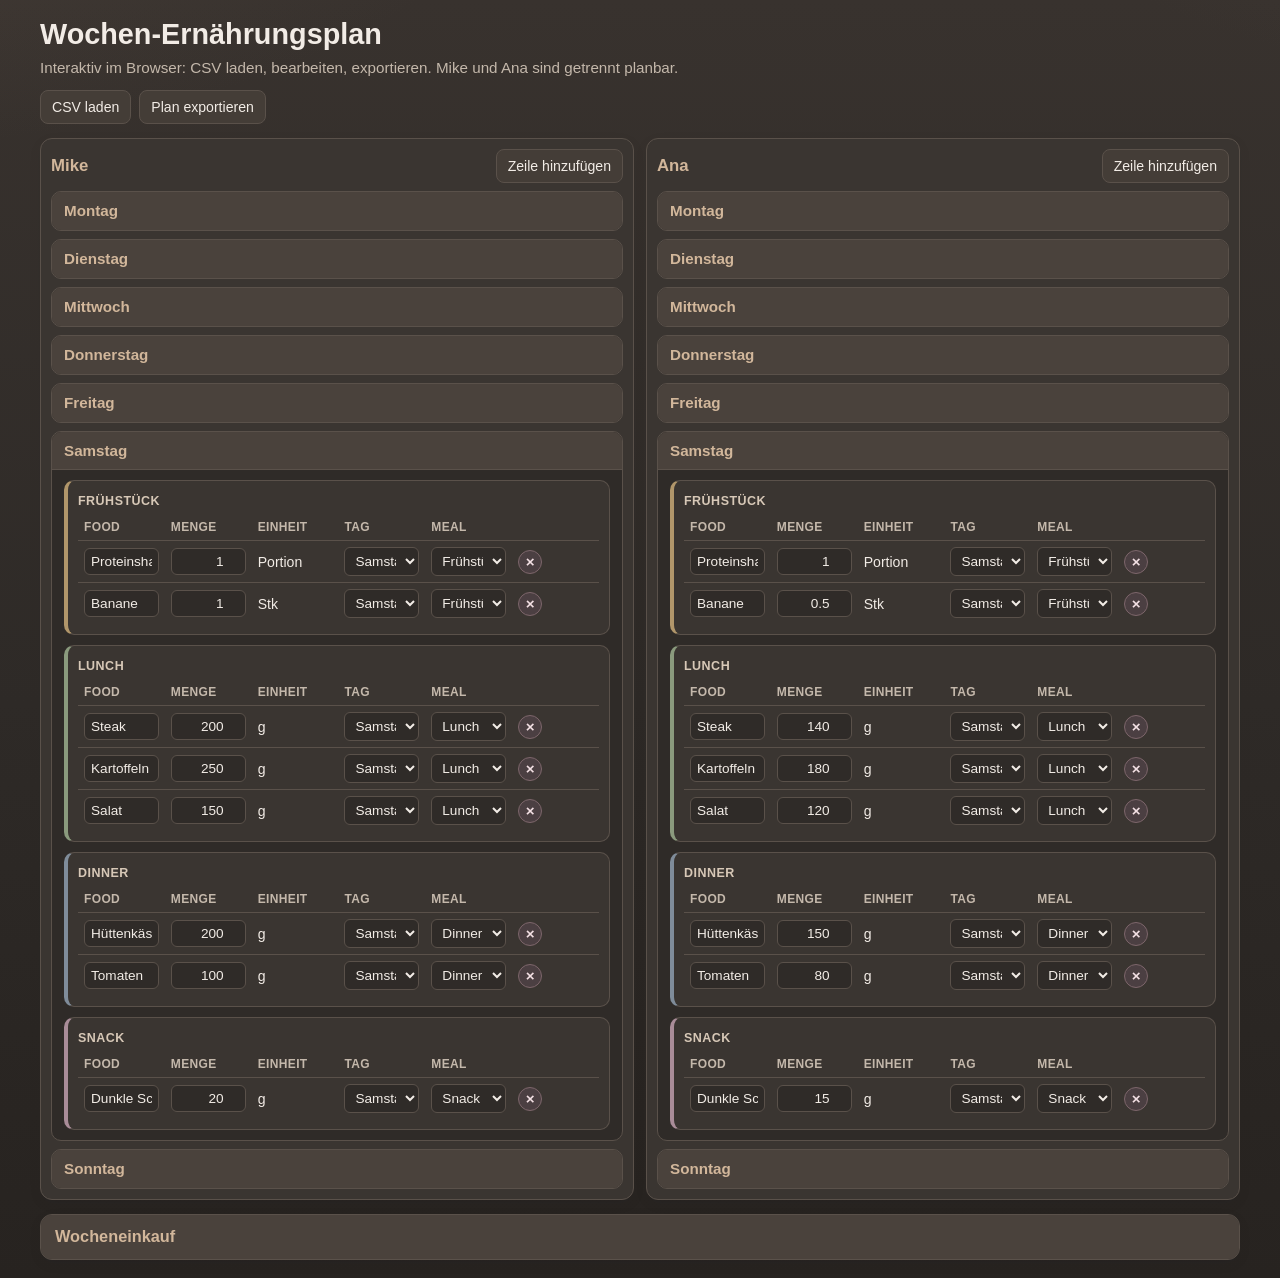
<file: index.html>
﻿<!doctype html>
<html lang="de">
<head>
  <meta charset="UTF-8">
  <meta name="viewport" content="width=device-width, initial-scale=1.0">
  <title>Meal Prep Plan</title>
  <link rel="stylesheet" href="style.css">
</head>
<body>
<div class="wrap">
    <h1>Wochen-Ernährungsplan</h1>
    <p class="hint">Interaktiv im Browser: CSV laden, bearbeiten, exportieren. Mike und Ana sind getrennt planbar.</p>

    <div class="topbar">
      <button id="load-csv-btn" class="btn" type="button">CSV laden</button>
      <button id="export-csv-btn" class="btn" type="button">Plan exportieren</button>
      <input id="csv-input" type="file" accept=".csv,text/csv" hidden>
    </div>

    <div id="mobile-person-switch" class="mobile-person-switch">
      <button type="button" class="btn person-switch-btn active" data-person-view="Mike">Mike</button>
      <button type="button" class="btn person-switch-btn" data-person-view="Ana">Ana</button>
      <button type="button" class="btn person-switch-btn" data-person-view="both">Beide</button>
    </div>

    <div class="people-grid">
      <section class="person-card" data-person-card="Mike">
        <div class="person-head">
          <h2 class="person-title">Mike</h2>
          <button class="btn" type="button" data-add-person="Mike">Zeile hinzufügen</button>
        </div>
        <div id="mike-plan" class="plan-stack"></div>
      </section>

      <section class="person-card" data-person-card="Ana">
        <div class="person-head">
          <h2 class="person-title">Ana</h2>
          <button class="btn" type="button" data-add-person="Ana">Zeile hinzufügen</button>
        </div>
        <div id="ana-plan" class="plan-stack"></div>
      </section>
    </div>

    <details class="shopping-details">
      <summary class="shopping-summary">Wocheneinkauf</summary>
      <div class="shopping-content">
        <div class="shopping-controls">
          <button type="button" class="btn filter-btn active" data-mode="both">Beide</button>
          <button type="button" class="btn filter-btn" data-mode="mike">Nur Mike</button>
          <button type="button" class="btn filter-btn" data-mode="ana">Nur Ana</button>
        </div>
        <div id="shopping-list"></div>
      </div>
    </details>
  </div>
  <script src="script.js"></script>
</body>
</html>
</file>
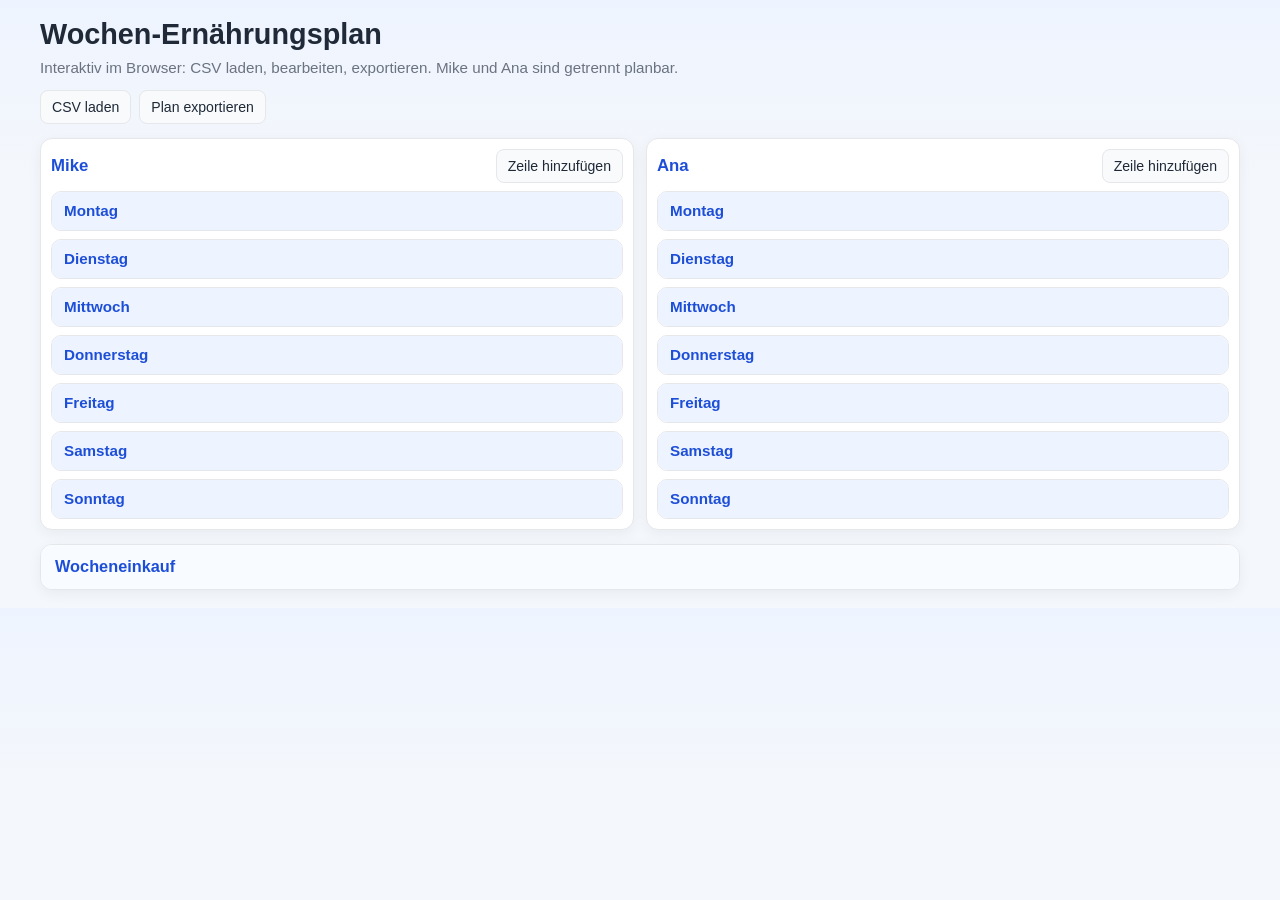
<file: LEGACY/meal_plan.html>
﻿<!doctype html>
<html lang="de">
<head>
  <meta charset="UTF-8">
  <meta name="viewport" content="width=device-width, initial-scale=1.0">
  <title>Meal Prep Plan</title>
  <style>
    :root {
      --bg: #f4f7fb;
      --card: #ffffff;
      --text: #1f2937;
      --muted: #6b7280;
      --line: #e5e7eb;
      --accent: #1d4ed8;
      --accent-soft: #eef4ff;
    }

    * {
      box-sizing: border-box;
    }

    body {
      margin: 0;
      padding: 18px;
      font-family: "Segoe UI", Arial, sans-serif;
      color: var(--text);
      background: linear-gradient(180deg, #eef4ff 0%, var(--bg) 30%, var(--bg) 100%);
    }

    .wrap {
      max-width: 1200px;
      margin: 0 auto;
    }

    h1 {
      margin: 0 0 8px 0;
      font-size: 1.8rem;
    }

    .hint {
      margin: 0 0 14px 0;
      color: var(--muted);
      font-size: 0.95rem;
    }

    .topbar {
      display: flex;
      flex-wrap: wrap;
      gap: 8px;
      margin-bottom: 14px;
    }

    .btn {
      border: 1px solid var(--line);
      background: #f8fafc;
      color: var(--text);
      border-radius: 8px;
      padding: 8px 11px;
      font-size: 0.88rem;
      cursor: pointer;
    }

    .btn:hover {
      background: #f1f5f9;
    }

    .people-grid {
      display: grid;
      grid-template-columns: repeat(auto-fit, minmax(320px, 1fr));
      gap: 12px;
    }

    .person-card {
      background: var(--card);
      border: 1px solid var(--line);
      border-radius: 12px;
      padding: 10px;
      box-shadow: 0 4px 14px rgba(15, 23, 42, 0.05);
    }

    .person-head {
      display: flex;
      justify-content: space-between;
      align-items: center;
      margin-bottom: 8px;
    }

    .person-title {
      margin: 0;
      font-size: 1.05rem;
      color: var(--accent);
    }

    .plan-stack {
      display: grid;
      gap: 8px;
    }

    .day-details {
      border: 1px solid var(--line);
      border-radius: 10px;
      overflow: hidden;
      background: #fff;
    }

    .day-summary {
      list-style: none;
      cursor: pointer;
      padding: 10px 12px;
      font-size: 0.95rem;
      font-weight: 600;
      color: var(--accent);
      background: var(--accent-soft);
      border-bottom: 1px solid transparent;
    }

    .day-summary::-webkit-details-marker {
      display: none;
    }

    .day-details[open] .day-summary {
      border-bottom-color: var(--line);
    }

    .day-content {
      padding: 10px 12px;
    }

    .meal {
      margin-bottom: 10px;
      padding-bottom: 10px;
      border-bottom: 1px dashed var(--line);
    }

    .meal:last-child {
      margin-bottom: 0;
      padding-bottom: 0;
      border-bottom: 0;
    }

    .meal-name {
      display: inline-block;
      font-size: 0.78rem;
      text-transform: uppercase;
      letter-spacing: 0.04em;
      color: var(--muted);
      margin-bottom: 6px;
    }

    .meal-table,
    .shopping-table {
      width: 100%;
      border-collapse: collapse;
      table-layout: fixed;
      font-size: 0.88rem;
    }

    .meal-table th,
    .meal-table td,
    .shopping-table th,
    .shopping-table td {
      text-align: left;
      padding: 6px 6px;
      border-bottom: 1px solid var(--line);
      vertical-align: middle;
    }

    .meal-table th,
    .shopping-table th {
      font-size: 0.75rem;
      text-transform: uppercase;
      letter-spacing: 0.03em;
      color: var(--muted);
      font-weight: 600;
    }

    .meal-table tr:last-child td,
    .shopping-table tr:last-child td {
      border-bottom: 0;
    }

    .cell-input,
    .cell-select {
      width: 100%;
      border: 1px solid var(--line);
      border-radius: 6px;
      padding: 5px 6px;
      font-size: 0.85rem;
      background: #fff;
      color: var(--text);
    }

    .cell-num {
      text-align: right;
    }

    .mini-btn {
      border: 1px solid #fbcfe8;
      background: #fff1f2;
      color: #9f1239;
      border-radius: 6px;
      padding: 4px 7px;
      font-size: 0.78rem;
      cursor: pointer;
    }

    .shopping-details {
      margin-top: 14px;
      background: var(--card);
      border: 1px solid var(--line);
      border-radius: 12px;
      box-shadow: 0 4px 14px rgba(15, 23, 42, 0.05);
      overflow: hidden;
    }

    .shopping-summary {
      list-style: none;
      cursor: pointer;
      padding: 12px 14px;
      font-size: 1.02rem;
      font-weight: 600;
      color: var(--accent);
      background: #f8fbff;
      border-bottom: 1px solid transparent;
    }

    .shopping-summary::-webkit-details-marker {
      display: none;
    }

    .shopping-details[open] .shopping-summary {
      border-bottom-color: var(--line);
    }

    .shopping-content {
      padding: 12px 14px;
    }

    .shopping-controls {
      display: flex;
      gap: 8px;
      margin-bottom: 10px;
      flex-wrap: wrap;
    }

    .filter-btn.active {
      background: #e7efff;
      border-color: #bfd3ff;
      color: #1e40af;
      font-weight: 600;
    }

    .muted {
      color: var(--muted);
      font-size: 0.84rem;
    }

    @media (max-width: 700px) {
      body {
        padding: 12px;
      }

      .meal-table,
      .shopping-table {
        font-size: 0.84rem;
      }
    }
  </style>
</head>
<body>
  <div class="wrap">
    <h1>Wochen-Ernährungsplan</h1>
    <p class="hint">Interaktiv im Browser: CSV laden, bearbeiten, exportieren. Mike und Ana sind getrennt planbar.</p>

    <div class="topbar">
      <button id="load-csv-btn" class="btn" type="button">CSV laden</button>
      <button id="export-csv-btn" class="btn" type="button">Plan exportieren</button>
      <input id="csv-input" type="file" accept=".csv,text/csv" hidden>
    </div>

    <div class="people-grid">
      <section class="person-card">
        <div class="person-head">
          <h2 class="person-title">Mike</h2>
          <button class="btn" type="button" data-add-person="Mike">Zeile hinzufügen</button>
        </div>
        <div id="mike-plan" class="plan-stack"></div>
      </section>

      <section class="person-card">
        <div class="person-head">
          <h2 class="person-title">Ana</h2>
          <button class="btn" type="button" data-add-person="Ana">Zeile hinzufügen</button>
        </div>
        <div id="ana-plan" class="plan-stack"></div>
      </section>
    </div>

    <details class="shopping-details">
      <summary class="shopping-summary">Wocheneinkauf</summary>
      <div class="shopping-content">
        <div class="shopping-controls">
          <button type="button" class="btn filter-btn active" data-mode="both">Beide</button>
          <button type="button" class="btn filter-btn" data-mode="mike">Nur Mike</button>
          <button type="button" class="btn filter-btn" data-mode="ana">Nur Ana</button>
        </div>
        <div id="shopping-list"></div>
      </div>
    </details>
  </div>

  <script>
    const dayOrder = ["Monday", "Tuesday", "Wednesday", "Thursday", "Friday", "Saturday", "Sunday"];
    const mealOrder = ["Breakfast", "Lunch", "Dinner", "Snack"];

    const dayLabel = {
      Monday: "Montag",
      Tuesday: "Dienstag",
      Wednesday: "Mittwoch",
      Thursday: "Donnerstag",
      Friday: "Freitag",
      Saturday: "Samstag",
      Sunday: "Sonntag"
    };

    const mealLabel = {
      Breakfast: "Frühstück",
      Lunch: "Lunch",
      Dinner: "Dinner",
      Snack: "Snack"
    };

    const unitByFood = {
      "Eier": "Stk",
      "Ei": "Stk",
      "Omelette Eier": "Stk",
      "Apfel": "Stk",
      "Banane": "Stk",
      "Proteinshake": "Portion",
      "Vollkornbrot": "Scheibe"
    };

    const baseRows = [
      { day: "Monday", meal: "Breakfast", food: "Skyr", mikeAmount: 250, anaAmount: 180.0 },
      { day: "Monday", meal: "Breakfast", food: "Beeren", mikeAmount: 50, anaAmount: 40.0 },
      { day: "Monday", meal: "Breakfast", food: "Nüsse", mikeAmount: 15, anaAmount: 10.0 },
      { day: "Monday", meal: "Lunch", food: "Hähnchen", mikeAmount: 200, anaAmount: 140.0 },
      { day: "Monday", meal: "Lunch", food: "Reis", mikeAmount: 180, anaAmount: 120.0 },
      { day: "Monday", meal: "Lunch", food: "Brokkoli", mikeAmount: 150, anaAmount: 120.0 },
      { day: "Monday", meal: "Dinner", food: "Eier", mikeAmount: 3, anaAmount: 2.0 },
      { day: "Monday", meal: "Dinner", food: "Spinat", mikeAmount: 100, anaAmount: 80.0 },
      { day: "Monday", meal: "Snack", food: "Apfel", mikeAmount: 1, anaAmount: 1.0 },
      { day: "Monday", meal: "Snack", food: "Proteinshake", mikeAmount: 1, anaAmount: 1.0 },
      { day: "Tuesday", meal: "Breakfast", food: "Proteinshake", mikeAmount: 1, anaAmount: 1.0 },
      { day: "Tuesday", meal: "Breakfast", food: "Banane", mikeAmount: 1, anaAmount: 0.5 },
      { day: "Tuesday", meal: "Lunch", food: "Lachs", mikeAmount: 180, anaAmount: 130.0 },
      { day: "Tuesday", meal: "Lunch", food: "Kartoffeln", mikeAmount: 250, anaAmount: 180.0 },
      { day: "Tuesday", meal: "Lunch", food: "Spargel", mikeAmount: 150, anaAmount: 120.0 },
      { day: "Tuesday", meal: "Dinner", food: "Hüttenkäse", mikeAmount: 200, anaAmount: 150.0 },
      { day: "Tuesday", meal: "Dinner", food: "Avocado", mikeAmount: 100, anaAmount: 70.0 },
      { day: "Tuesday", meal: "Snack", food: "Mandeln", mikeAmount: 20, anaAmount: 15.0 },
      { day: "Wednesday", meal: "Breakfast", food: "Skyr", mikeAmount: 250, anaAmount: 180.0 },
      { day: "Wednesday", meal: "Breakfast", food: "Beeren", mikeAmount: 50, anaAmount: 40.0 },
      { day: "Wednesday", meal: "Lunch", food: "Rind", mikeAmount: 180, anaAmount: 130.0 },
      { day: "Wednesday", meal: "Lunch", food: "Quinoa", mikeAmount: 150, anaAmount: 100.0 },
      { day: "Wednesday", meal: "Lunch", food: "Gemüse", mikeAmount: 150, anaAmount: 120.0 },
      { day: "Wednesday", meal: "Dinner", food: "Thunfisch", mikeAmount: 150, anaAmount: 120.0 },
      { day: "Wednesday", meal: "Dinner", food: "Ei", mikeAmount: 1, anaAmount: 1.0 },
      { day: "Wednesday", meal: "Snack", food: "Proteinshake", mikeAmount: 1, anaAmount: 1.0 },
      { day: "Thursday", meal: "Breakfast", food: "Omelette Eier", mikeAmount: 3, anaAmount: 2.0 },
      { day: "Thursday", meal: "Breakfast", food: "Vollkornbrot", mikeAmount: 1, anaAmount: 0.5 },
      { day: "Thursday", meal: "Lunch", food: "Hähnchen", mikeAmount: 200, anaAmount: 140.0 },
      { day: "Thursday", meal: "Lunch", food: "Reis", mikeAmount: 180, anaAmount: 120.0 },
      { day: "Thursday", meal: "Lunch", food: "Gemüse", mikeAmount: 150, anaAmount: 120.0 },
      { day: "Thursday", meal: "Dinner", food: "Skyr", mikeAmount: 250, anaAmount: 180.0 },
      { day: "Thursday", meal: "Dinner", food: "Beeren", mikeAmount: 50, anaAmount: 40.0 },
      { day: "Thursday", meal: "Snack", food: "Apfel", mikeAmount: 1, anaAmount: 1.0 },
      { day: "Friday", meal: "Breakfast", food: "Skyr", mikeAmount: 250, anaAmount: 180.0 },
      { day: "Friday", meal: "Breakfast", food: "Beeren", mikeAmount: 50, anaAmount: 40.0 },
      { day: "Friday", meal: "Breakfast", food: "Nüsse", mikeAmount: 15, anaAmount: 10.0 },
      { day: "Friday", meal: "Lunch", food: "Lachs", mikeAmount: 180, anaAmount: 130.0 },
      { day: "Friday", meal: "Lunch", food: "Reis", mikeAmount: 180, anaAmount: 120.0 },
      { day: "Friday", meal: "Lunch", food: "Avocado", mikeAmount: 80, anaAmount: 60.0 },
      { day: "Friday", meal: "Dinner", food: "Omelette Eier", mikeAmount: 3, anaAmount: 2.0 },
      { day: "Friday", meal: "Snack", food: "Proteinshake", mikeAmount: 1, anaAmount: 1.0 },
      { day: "Saturday", meal: "Breakfast", food: "Proteinshake", mikeAmount: 1, anaAmount: 1.0 },
      { day: "Saturday", meal: "Breakfast", food: "Banane", mikeAmount: 1, anaAmount: 0.5 },
      { day: "Saturday", meal: "Lunch", food: "Steak", mikeAmount: 200, anaAmount: 140.0 },
      { day: "Saturday", meal: "Lunch", food: "Kartoffeln", mikeAmount: 250, anaAmount: 180.0 },
      { day: "Saturday", meal: "Lunch", food: "Salat", mikeAmount: 150, anaAmount: 120.0 },
      { day: "Saturday", meal: "Dinner", food: "Hüttenkäse", mikeAmount: 200, anaAmount: 150.0 },
      { day: "Saturday", meal: "Dinner", food: "Tomaten", mikeAmount: 100, anaAmount: 80.0 },
      { day: "Saturday", meal: "Snack", food: "Dunkle Schokolade", mikeAmount: 20, anaAmount: 15.0 },
      { day: "Sunday", meal: "Breakfast", food: "Skyr", mikeAmount: 250, anaAmount: 180.0 },
      { day: "Sunday", meal: "Breakfast", food: "Beeren", mikeAmount: 50, anaAmount: 40.0 },
      { day: "Sunday", meal: "Breakfast", food: "Nüsse", mikeAmount: 15, anaAmount: 10.0 },
      { day: "Sunday", meal: "Lunch", food: "Hähnchen", mikeAmount: 200, anaAmount: 140.0 },
      { day: "Sunday", meal: "Lunch", food: "Quinoa", mikeAmount: 150, anaAmount: 100.0 },
      { day: "Sunday", meal: "Lunch", food: "Ofengemüse", mikeAmount: 150, anaAmount: 120.0 },
      { day: "Sunday", meal: "Dinner", food: "Thunfisch", mikeAmount: 150, anaAmount: 120.0 },
      { day: "Sunday", meal: "Snack", food: "Proteinshake", mikeAmount: 1, anaAmount: 1.0 }
    ];

    const toNumber = (value) => {
      const n = Number(value);
      if (Number.isNaN(n)) return value;
      return Number.isInteger(n) ? n.toString() : n.toFixed(1);
    };

    const getUnit = (food) => unitByFood[food] || "g";

    let idCounter = 1;
    let activeShoppingMode = "both";
    let entries = createEntriesFromCombined(baseRows);
    const openDayState = { Mike: new Set(), Ana: new Set() };

    function nextId() {
      const id = `e-${idCounter}`;
      idCounter += 1;
      return id;
    }

    function createEntriesFromCombined(rows) {
      const out = [];
      rows.forEach((row) => {
        out.push({ id: nextId(), person: "Mike", day: row.day, meal: row.meal, food: row.food, amount: Number(row.mikeAmount) || 0 });
        out.push({ id: nextId(), person: "Ana", day: row.day, meal: row.meal, food: row.food, amount: Number(row.anaAmount) || 0 });
      });
      return out;
    }

    function escapeHtml(value) {
      return String(value)
        .replace(/&/g, "&amp;")
        .replace(/</g, "&lt;")
        .replace(/>/g, "&gt;")
        .replace(/\"/g, "&quot;")
        .replace(/'/g, "&#39;");
    }

    function optionList(items, selected, labelMap = {}) {
      return items
        .map((item) => `<option value="${item}" ${item === selected ? "selected" : ""}>${labelMap[item] || item}</option>`)
        .join("");
    }

    function captureOpenState() {
      [
        { person: "Mike", id: "mike-plan" },
        { person: "Ana", id: "ana-plan" }
      ].forEach(({ person, id }) => {
        const host = document.getElementById(id);
        if (!host) return;
        openDayState[person].clear();
        host.querySelectorAll(".day-details").forEach((details) => {
          const day = details.getAttribute("data-day");
          if (details.open && day) openDayState[person].add(day);
        });
      });
    }

    function renderAll() {
      captureOpenState();
      renderPersonPlan("Mike", "mike-plan");
      renderPersonPlan("Ana", "ana-plan");
      renderShoppingTable(activeShoppingMode);
    }

    function renderPersonPlan(person, targetId) {
      const container = document.getElementById(targetId);
      const personRows = entries.filter((row) => row.person === person);
      const dayBlocks = dayOrder
        .map((day) => {
          const mealBlocks = mealOrder
            .map((meal) => {
              const items = personRows.filter((row) => row.day === day && row.meal === meal);
              if (items.length === 0) return "";
              const body = items
                .map((item) => {
                  return `<tr>
                    <td style="width: 33%;"><input class="cell-input" data-id="${item.id}" data-field="food" value="${escapeHtml(item.food)}"></td>
                    <td style="width: 14%;"><input class="cell-input cell-num" data-id="${item.id}" data-field="amount" type="number" step="0.1" min="0" value="${toNumber(item.amount)}"></td>
                    <td style="width: 12%;">${getUnit(item.food)}</td>
                    <td style="width: 18%;"><select class="cell-select" data-id="${item.id}" data-field="day">${optionList(dayOrder, item.day, dayLabel)}</select></td>
                    <td style="width: 18%;"><select class="cell-select" data-id="${item.id}" data-field="meal">${optionList(mealOrder, item.meal, mealLabel)}</select></td>
                    <td style="width: 5%;"><button class="mini-btn" type="button" data-delete-id="${item.id}">x</button></td>
                  </tr>`;
                })
                .join("");

              return `<div class="meal">
                <span class="meal-name">${mealLabel[meal] || meal}</span>
                <table class="meal-table">
                  <thead><tr><th>Food</th><th>Menge</th><th>Unit</th><th>Tag</th><th>Meal</th><th></th></tr></thead>
                  <tbody>${body}</tbody>
                </table>
              </div>`;
            })
            .join("");

          return `<details class="day-details" data-day="${day}" ${openDayState[person].has(day) ? "open" : ""}>
            <summary class="day-summary">${dayLabel[day] || day}</summary>
            <div class="day-content">${mealBlocks || `<p class="muted">Keine Einträge.</p>`}</div>
          </details>`;
        })
        .join("");

      container.innerHTML = dayBlocks;
    }

    function renderShoppingTable(mode) {
      const target = document.getElementById("shopping-list");
      const selectedPeople = mode === "both" ? ["Mike", "Ana"] : [mode === "mike" ? "Mike" : "Ana"];
      const bucket = {};

      entries
        .filter((row) => selectedPeople.includes(row.person))
        .forEach((row) => {
          const unit = getUnit(row.food);
          const key = `${row.food}__${unit}`;
          if (!bucket[key]) {
            bucket[key] = { food: row.food, unit, mike: 0, ana: 0 };
          }
          if (row.person === "Mike") bucket[key].mike += Number(row.amount) || 0;
          if (row.person === "Ana") bucket[key].ana += Number(row.amount) || 0;
        });

      const list = Object.values(bucket).sort((a, b) => a.food.localeCompare(b.food, "de"));
      const showMike = mode === "both" || mode === "mike";
      const showAna = mode === "both" || mode === "ana";
      const showTotal = mode === "both";

      const head = [
        "<th style=\"width:36%;\">Lebensmittel</th>",
        showMike ? "<th style=\"width:18%;\">Mike</th>" : "",
        showAna ? "<th style=\"width:18%;\">Ana</th>" : "",
        showTotal ? "<th style=\"width:18%;\">Gesamt</th>" : "",
        "<th style=\"width:10%;\">Einheit</th>"
      ].join("");

      const body = list
        .map((item) => {
          const total = item.mike + item.ana;
          return `<tr>
            <td>${escapeHtml(item.food)}</td>
            ${showMike ? `<td>${toNumber(item.mike)}</td>` : ""}
            ${showAna ? `<td>${toNumber(item.ana)}</td>` : ""}
            ${showTotal ? `<td>${toNumber(total)}</td>` : ""}
            <td>${item.unit}</td>
          </tr>`;
        })
        .join("");

      target.innerHTML = `<table class="shopping-table"><thead><tr>${head}</tr></thead><tbody>${body}</tbody></table>`;
    }

    function parseCsv(text) {
      const rows = [];
      let row = [];
      let cell = "";
      let inQuotes = false;

      for (let i = 0; i < text.length; i += 1) {
        const ch = text[i];
        const next = text[i + 1];

        if (ch === '"') {
          if (inQuotes && next === '"') {
            cell += '"';
            i += 1;
          } else {
            inQuotes = !inQuotes;
          }
        } else if (ch === "," && !inQuotes) {
          row.push(cell);
          cell = "";
        } else if ((ch === "\n" || ch === "\r") && !inQuotes) {
          if (ch === "\r" && next === "\n") i += 1;
          row.push(cell);
          if (row.some((c) => c !== "")) rows.push(row);
          row = [];
          cell = "";
        } else {
          cell += ch;
        }
      }

      if (cell.length > 0 || row.length > 0) {
        row.push(cell);
        if (row.some((c) => c !== "")) rows.push(row);
      }

      return rows;
    }

    function fromImportedCsv(text) {
      const parsed = parseCsv(text.trim());
      if (parsed.length < 2) throw new Error("CSV ist leer oder unvollständig.");

      const headers = parsed[0].map((h) => h.trim().toLowerCase());
      const dataRows = parsed.slice(1);
      const index = (key) => headers.indexOf(key);

      const isPersonFormat = ["person", "day", "meal", "food", "amount"].every((k) => index(k) >= 0);
      const isCombinedFormat = ["day", "meal", "food"].every((k) => index(k) >= 0)
        && index("mike_amount") >= 0
        && (index("ana_amount") >= 0 || index("girlfriend_amount") >= 0);

      const imported = [];

      if (isPersonFormat) {
        dataRows.forEach((r) => {
          const personRaw = (r[index("person")] || "").trim();
          const person = personRaw.toLowerCase() === "ana" ? "Ana" : "Mike";
          const day = normalizeDay((r[index("day")] || "").trim());
          const meal = normalizeMeal((r[index("meal")] || "").trim());
          const food = (r[index("food")] || "").trim();
          const amount = Number((r[index("amount")] || "0").replace(",", "."));
          if (!food) return;
          imported.push({ id: nextId(), person, day, meal, food, amount: Number.isFinite(amount) ? amount : 0 });
        });
      } else if (isCombinedFormat) {
        const anaIx = index("ana_amount") >= 0 ? index("ana_amount") : index("girlfriend_amount");
        dataRows.forEach((r) => {
          const day = normalizeDay((r[index("day")] || "").trim());
          const meal = normalizeMeal((r[index("meal")] || "").trim());
          const food = (r[index("food")] || "").trim();
          const mikeAmount = Number((r[index("mike_amount")] || "0").replace(",", "."));
          const anaAmount = Number((r[anaIx] || "0").replace(",", "."));
          if (!food) return;
          imported.push({ id: nextId(), person: "Mike", day, meal, food, amount: Number.isFinite(mikeAmount) ? mikeAmount : 0 });
          imported.push({ id: nextId(), person: "Ana", day, meal, food, amount: Number.isFinite(anaAmount) ? anaAmount : 0 });
        });
      } else {
        throw new Error("CSV-Format nicht erkannt. Nutze Person/Day/Meal/Food/Amount oder Day/Meal/Food/Mike_amount/Ana_amount.");
      }

      if (imported.length === 0) throw new Error("Keine gültigen Datensätze in CSV gefunden.");
      return imported;
    }

    function normalizeDay(day) {
      if (dayOrder.includes(day)) return day;
      const map = {
        montag: "Monday",
        dienstag: "Tuesday",
        mittwoch: "Wednesday",
        donnerstag: "Thursday",
        freitag: "Friday",
        samstag: "Saturday",
        sonntag: "Sunday"
      };
      return map[day.toLowerCase()] || "Monday";
    }

    function normalizeMeal(meal) {
      if (mealOrder.includes(meal)) return meal;
      const map = {
        fruehstueck: "Breakfast",
        frühstück: "Breakfast",
        lunch: "Lunch",
        dinner: "Dinner",
        snack: "Snack"
      };
      return map[meal.toLowerCase()] || "Breakfast";
    }

    function csvEscape(value) {
      const s = String(value ?? "");
      if (s.includes('"') || s.includes(",") || s.includes("\n")) {
        return '"' + s.replace(/"/g, '""') + '"';
      }
      return s;
    }

    function exportCurrentPlanCsv() {
      const lines = ["Person,Day,Meal,Food,Amount"];
      entries.forEach((row) => {
        lines.push([
          csvEscape(row.person),
          csvEscape(row.day),
          csvEscape(row.meal),
          csvEscape(row.food),
          csvEscape(toNumber(row.amount))
        ].join(","));
      });

      const blob = new Blob(["\ufeff" + lines.join("\n")], { type: "text/csv;charset=utf-8" });
      const link = document.createElement("a");
      link.href = URL.createObjectURL(blob);
      link.download = "meal_plan_interactive.csv";
      document.body.appendChild(link);
      link.click();
      document.body.removeChild(link);
      URL.revokeObjectURL(link.href);
    }

    function bindEvents() {
      const mikePlan = document.getElementById("mike-plan");
      const anaPlan = document.getElementById("ana-plan");

      [mikePlan, anaPlan].forEach((container) => {
        container.addEventListener("input", handlePlanFieldUpdate);
        container.addEventListener("change", handlePlanFieldUpdate);
        container.addEventListener("click", (event) => {
          const deleteId = event.target.getAttribute("data-delete-id");
          if (!deleteId) return;
          entries = entries.filter((row) => row.id !== deleteId);
          renderAll();
        });
      });

      document.querySelectorAll("[data-add-person]").forEach((btn) => {
        btn.addEventListener("click", () => {
          const person = btn.getAttribute("data-add-person");
          entries.push({ id: nextId(), person, day: "Monday", meal: "Breakfast", food: "", amount: 0 });
          renderAll();
        });
      });

      const csvInput = document.getElementById("csv-input");
      document.getElementById("load-csv-btn").addEventListener("click", () => csvInput.click());

      csvInput.addEventListener("change", (event) => {
        const file = event.target.files && event.target.files[0];
        if (!file) return;
        const reader = new FileReader();
        reader.onload = () => {
          try {
            entries = fromImportedCsv(String(reader.result || ""));
            renderAll();
          } catch (err) {
            alert(err.message || "CSV konnte nicht geladen werden.");
          }
        };
        reader.readAsText(file, "utf-8");
        csvInput.value = "";
      });

      document.getElementById("export-csv-btn").addEventListener("click", exportCurrentPlanCsv);

      const filterButtons = document.querySelectorAll(".filter-btn");
      filterButtons.forEach((btn) => {
        btn.addEventListener("click", () => {
          filterButtons.forEach((el) => el.classList.remove("active"));
          btn.classList.add("active");
          activeShoppingMode = btn.getAttribute("data-mode") || "both";
          renderShoppingTable(activeShoppingMode);
        });
      });
    }

    function handlePlanFieldUpdate(event) {
      const id = event.target.getAttribute("data-id");
      const field = event.target.getAttribute("data-field");
      if (!id || !field) return;

      const idx = entries.findIndex((row) => row.id === id);
      if (idx < 0) return;

      if (field === "amount") {
        const n = Number(String(event.target.value).replace(",", "."));
        entries[idx].amount = Number.isFinite(n) ? n : 0;
      } else {
        entries[idx][field] = event.target.value;
      }

      if (field === "day" || field === "meal") {
        renderAll();
      } else if (field === "food" || field === "amount") {
        renderShoppingTable(activeShoppingMode);
      }
    }

    bindEvents();
    renderAll();
  </script>
</body>
</html>
</file>
<file: style.css>
﻿:root {
      --bg: #2e2a27;
      --card: #3a3531;
      --text: #f2ece6;
      --muted: #c4b8ab;
      --line: #5a514a;
      --accent: #d2b79b;
      --accent-soft: #4a423c;
    }

    * {
      box-sizing: border-box;
    }

    body {
      margin: 0;
      padding: 18px;
      font-family: "Segoe UI", Arial, sans-serif;
      color: var(--text);
      background:
        radial-gradient(1200px 620px at -15% -20%, rgba(110, 96, 84, 0.28) 0%, transparent 66%),
        radial-gradient(980px 520px at 120% -18%, rgba(92, 82, 73, 0.22) 0%, transparent 60%),
        linear-gradient(180deg, #38322e 0%, var(--bg) 55%, #272320 100%);
    }

    .wrap {
      max-width: 1200px;
      margin: 0 auto;
    }

    h1 {
      margin: 0 0 8px 0;
      font-size: 1.8rem;
    }

    .hint {
      margin: 0 0 14px 0;
      color: var(--muted);
      font-size: 0.95rem;
    }

    .topbar {
      display: flex;
      flex-wrap: wrap;
      gap: 8px;
      margin-bottom: 14px;
    }

    .btn {
      border: 1px solid var(--line);
      background: #443d37;
      color: var(--text);
      border-radius: 8px;
      padding: 8px 11px;
      font-size: 0.88rem;
      cursor: pointer;
    }

    .btn:hover {
      background: #4e463f;
    }

    .people-grid {
      display: grid;
      grid-template-columns: repeat(auto-fit, minmax(320px, 1fr));
      gap: 12px;
    }

    .mobile-person-switch {
      display: none;
    }

    .person-switch-btn.active {
      background: #5a4f45;
      border-color: #8d7a68;
      color: #f3e7da;
      font-weight: 600;
    }

    .person-card {
      background: var(--card);
      border: 1px solid var(--line);
      border-radius: 12px;
      padding: 10px;
      box-shadow: 0 4px 14px rgba(15, 23, 42, 0.05);
    }

    .person-head {
      display: flex;
      justify-content: space-between;
      align-items: center;
      margin-bottom: 8px;
    }

    .person-title {
      margin: 0;
      font-size: 1.05rem;
      color: var(--accent);
    }

    .plan-stack {
      display: grid;
      gap: 8px;
    }

    .day-details {
      border: 1px solid var(--line);
      border-radius: 10px;
      overflow: hidden;
      background: #2f2b28;
    }

    .day-summary {
      list-style: none;
      cursor: pointer;
      padding: 10px 12px;
      font-size: 0.95rem;
      font-weight: 600;
      color: var(--accent);
      background: var(--accent-soft);
      border-bottom: 1px solid transparent;
    }

    .day-summary::-webkit-details-marker {
      display: none;
    }

    .day-details[open] .day-summary {
      border-bottom-color: var(--line);
    }

    .day-content {
      padding: 10px 12px;
    }

    .meal {
      margin-bottom: 10px;
      padding: 10px;
      border: 1px solid var(--line);
      border-left: 4px solid transparent;
      border-radius: 10px;
      background: var(--card);
    }

    .meal:last-child {
      margin-bottom: 0;
    }

    .meal-name {
      display: inline-block;
      font-size: 0.78rem;
      text-transform: uppercase;
      letter-spacing: 0.04em;
      color: #d7c8b7;
      margin-bottom: 6px;
      font-weight: 700;
    }

    .meal-breakfast {
      border-left-color: #b1966a;
      background: var(--card);
    }

    .meal-lunch {
      border-left-color: #8a9a7d;
      background: var(--card);
    }

    .meal-dinner {
      border-left-color: #7f8c9a;
      background: var(--card);
    }

    .meal-snack {
      border-left-color: #a98c98;
      background: var(--card);
    }

    .meal-table,
    .shopping-table {
      width: 100%;
      border-collapse: collapse;
      table-layout: fixed;
      font-size: 0.88rem;
    }

    .shopping-table-wrap {
      overflow-x: auto;
      -webkit-overflow-scrolling: touch;
    }

    .meal-table th,
    .meal-table td,
    .shopping-table th,
    .shopping-table td {
      text-align: left;
      padding: 6px 6px;
      border-bottom: 1px solid var(--line);
      vertical-align: middle;
    }

    .meal-table th,
    .shopping-table th {
      font-size: 0.75rem;
      text-transform: uppercase;
      letter-spacing: 0.03em;
      color: var(--muted);
      font-weight: 600;
    }

    .meal-table tr:last-child td,
    .shopping-table tr:last-child td {
      border-bottom: 0;
    }

    .cell-input,
    .cell-select {
      width: 100%;
      border: 1px solid var(--line);
      border-radius: 6px;
      padding: 5px 6px;
      font-size: 0.85rem;
      background: #2f2b28;
      color: var(--text);
    }

    .cell-num {
      text-align: right;
    }

    .mini-btn {
      border: 1px solid #7d666b;
      background: #4b3f42;
      color: #f2dfe3;
      border-radius: 6px;
      padding: 4px 7px;
      font-size: 0.78rem;
      cursor: pointer;
    }

    .mini-btn-icon {
      width: 24px;
      height: 24px;
      padding: 0;
      border-radius: 999px;
      line-height: 1;
      display: inline-flex;
      align-items: center;
      justify-content: center;
      font-size: 0.95rem;
      font-weight: 700;
    }

    .shopping-details {
      margin-top: 14px;
      background: var(--card);
      border: 1px solid var(--line);
      border-radius: 12px;
      box-shadow: 0 4px 14px rgba(15, 23, 42, 0.05);
      overflow: hidden;
    }

    .shopping-summary {
      list-style: none;
      cursor: pointer;
      padding: 12px 14px;
      font-size: 1.02rem;
      font-weight: 600;
      color: var(--accent);
      background: #4a423c;
      border-bottom: 1px solid transparent;
    }

    .shopping-summary::-webkit-details-marker {
      display: none;
    }

    .shopping-details[open] .shopping-summary {
      border-bottom-color: var(--line);
    }

    .shopping-content {
      padding: 12px 14px;
    }

    .shopping-controls {
      display: flex;
      gap: 8px;
      margin-bottom: 10px;
      flex-wrap: wrap;
    }

    .filter-btn.active {
      background: #5a4f45;
      border-color: #8d7a68;
      color: #f3e7da;
      font-weight: 600;
    }

    .muted {
      color: var(--muted);
      font-size: 0.84rem;
    }

    @media (max-width: 700px) {
      body {
        padding: 12px;
      }

      .mobile-person-switch {
        display: grid;
        grid-template-columns: 1fr 1fr 1fr;
        gap: 6px;
        position: sticky;
        top: 8px;
        z-index: 25;
        margin-bottom: 10px;
        padding: 6px;
        border: 1px solid var(--line);
        border-radius: 10px;
        background: rgba(35, 31, 28, 0.88);
        backdrop-filter: blur(4px);
      }

      .people-grid {
        grid-template-columns: 1fr;
      }

      .topbar .btn {
        flex: 1 1 calc(50% - 8px);
        min-height: 42px;
      }

      .person-card.is-hidden-mobile {
        display: none;
      }

      .person-head {
        flex-direction: column;
        align-items: flex-start;
        gap: 8px;
      }

      .person-head .btn {
        width: 100%;
      }

      .day-summary {
        padding: 12px 12px;
      }

      .meal-table {
        font-size: 0.84rem;
        table-layout: auto;
      }

      .meal-table thead {
        display: none;
      }

      .meal-table tbody,
      .meal-table tr,
      .meal-table td {
        display: block;
        width: 100%;
      }

      .meal-table tr {
        display: grid;
        grid-template-columns: 1fr 1fr;
        gap: 5px 8px;
        border: 1px solid var(--line);
        border-radius: 10px;
        background: #2f2b28;
        padding: 7px;
        padding-top: 28px;
        margin-bottom: 7px;
        position: relative;
      }

      .meal-table td {
        border-bottom: 0;
        padding: 0;
      }

      .meal-table td::before {
        content: attr(data-label);
        display: block;
        font-size: 0.7rem;
        text-transform: uppercase;
        letter-spacing: 0.03em;
        color: var(--muted);
        margin-bottom: 3px;
      }

      .meal-cell-food {
        grid-column: 1 / -1;
      }

      .meal-cell-food .cell-input {
        font-size: 0.93rem;
        font-weight: 600;
      }

      .meal-cell-action {
        width: 0;
        height: 0;
        padding: 0 !important;
        border: 0;
        overflow: visible;
      }

      .meal-cell-action::before {
        display: none;
      }

      .meal-cell-action .mini-btn-icon {
        margin: 0;
        position: absolute;
        top: 5px;
        right: 5px;
        z-index: 3;
      }

      .mini-btn {
        padding: 6px 9px;
        font-size: 0.8rem;
      }

      .mini-btn-icon {
        width: 22px;
        height: 22px;
        font-size: 0.88rem;
      }

      .cell-input,
      .cell-select {
        min-height: 38px;
      }

      .shopping-table {
        font-size: 0.84rem;
        min-width: 520px;
      }
    }
</file>
